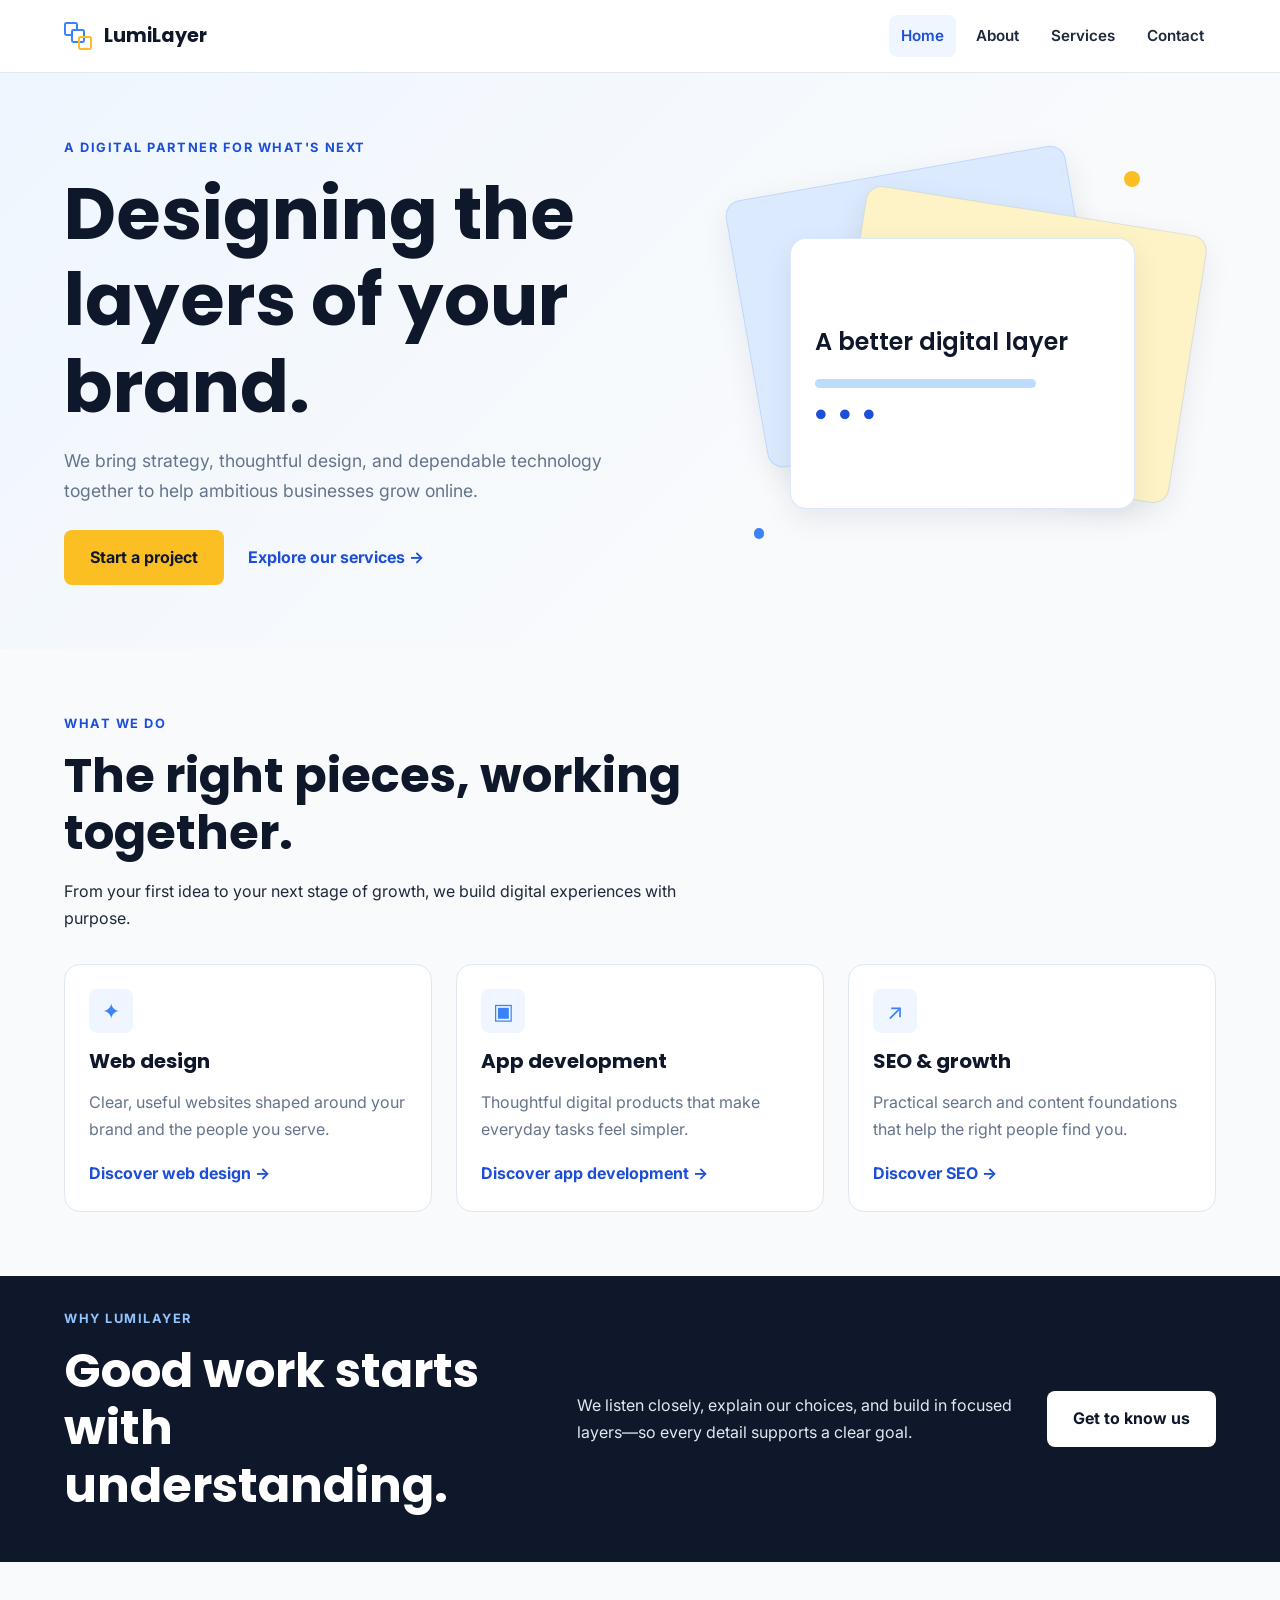
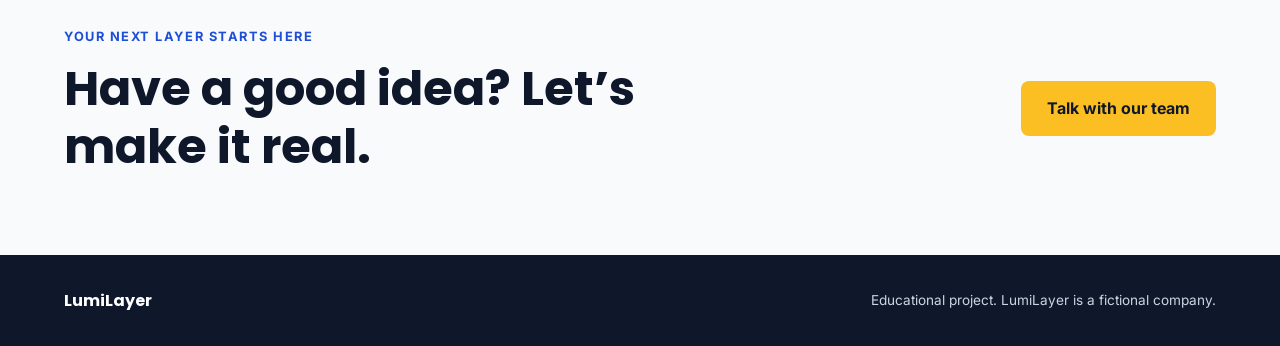
<file: index.html>
<!doctype html>
<html lang="en">
<head>
  <meta charset="utf-8">
  <meta name="viewport" content="width=device-width, initial-scale=1">
  <meta name="description" content="LumiLayer helps brands grow through thoughtful web design, app development, and SEO.">
  <title>LumiLayer | Design the layers of your brand</title>
  <link rel="preconnect" href="https://fonts.googleapis.com">
  <link rel="preconnect" href="https://fonts.gstatic.com" crossorigin>
  <link href="https://fonts.googleapis.com/css2?family=Inter:wght@400;500;600;700&family=Poppins:wght@500;600;700&display=swap" rel="stylesheet">
  <link rel="stylesheet" href="css/style.css">
</head>
<body>
  <header class="site-header">
    <div class="container site-header__inner">
      <a class="brand" href="index.html" aria-label="LumiLayer home">
        <span class="brand__mark" aria-hidden="true"><span></span></span>
        <span>LumiLayer</span>
      </a>
      <button class="menu-toggle" type="button" aria-expanded="false" aria-controls="main-navigation" aria-label="Open navigation menu">
        <span class="menu-toggle__icon" aria-hidden="true">☰</span>
      </button>
      <nav class="site-nav" id="main-navigation" aria-label="Main navigation">
        <ul class="site-nav__list">
          <li><a class="site-nav__link" href="index.html" aria-current="page">Home</a></li>
          <li><a class="site-nav__link" href="about.html">About</a></li>
          <li><a class="site-nav__link" href="services.html">Services</a></li>
          <li><a class="site-nav__link" href="contact.html">Contact</a></li>
        </ul>
      </nav>
    </div>
  </header>

  <main>
    <section class="home-hero">
      <div class="container home-hero__inner">
        <div class="home-hero__content">
          <p class="eyebrow">A digital partner for what's next</p>
          <h1>Designing the layers of your brand.</h1>
          <p class="home-hero__text">We bring strategy, thoughtful design, and dependable technology together to help ambitious businesses grow online.</p>
          <div class="home-hero__actions">
            <a class="button button--primary" href="contact.html">Start a project</a>
            <a class="text-link" href="services.html">Explore our services <span aria-hidden="true">→</span></a>
          </div>
        </div>
        <div class="home-hero__visual" aria-hidden="true">
          <div class="hero-art hero-art--back"></div>
          <div class="hero-art hero-art--middle"></div>
          <div class="hero-art hero-art--front">
            <span class="hero-art__label">A better digital layer</span>
            <span class="hero-art__line"></span>
            <span class="hero-art__dots">● &nbsp; ● &nbsp; ●</span>
          </div>
          <span class="hero-orbit hero-orbit--one"></span>
          <span class="hero-orbit hero-orbit--two"></span>
        </div>
      </div>
    </section>

    <section class="section home-services" aria-labelledby="home-services-title">
      <div class="container">
        <div class="section__intro">
          <p class="eyebrow">What we do</p>
          <h2 id="home-services-title">The right pieces, working together.</h2>
          <p>From your first idea to your next stage of growth, we build digital experiences with purpose.</p>
        </div>
        <div class="service-preview-grid">
          <article class="service-card">
            <span class="service-card__icon" aria-hidden="true">✦</span>
            <h3>Web design</h3>
            <p>Clear, useful websites shaped around your brand and the people you serve.</p>
            <a class="text-link" href="services.html">Discover web design <span aria-hidden="true">→</span></a>
          </article>
          <article class="service-card">
            <span class="service-card__icon" aria-hidden="true">▣</span>
            <h3>App development</h3>
            <p>Thoughtful digital products that make everyday tasks feel simpler.</p>
            <a class="text-link" href="services.html">Discover app development <span aria-hidden="true">→</span></a>
          </article>
          <article class="service-card">
            <span class="service-card__icon" aria-hidden="true">↗</span>
            <h3>SEO &amp; growth</h3>
            <p>Practical search and content foundations that help the right people find you.</p>
            <a class="text-link" href="services.html">Discover SEO <span aria-hidden="true">→</span></a>
          </article>
        </div>
      </div>
    </section>

    <section class="why-strip" aria-labelledby="why-title">
      <div class="container why-strip__inner">
        <div>
          <p class="eyebrow">Why LumiLayer</p>
          <h2 id="why-title">Good work starts with understanding.</h2>
        </div>
        <p>We listen closely, explain our choices, and build in focused layers—so every detail supports a clear goal.</p>
        <a class="button button--light" href="about.html">Get to know us</a>
      </div>
    </section>

    <section class="section home-cta">
      <div class="container home-cta__inner">
        <div>
          <p class="eyebrow">Your next layer starts here</p>
          <h2>Have a good idea? Let’s make it real.</h2>
        </div>
        <a class="button button--primary" href="contact.html">Talk with our team</a>
      </div>
    </section>
  </main>

  <footer class="site-footer">
    <div class="container site-footer__inner">
      <span class="site-footer__brand">LumiLayer</span>
      <p class="site-footer__disclaimer">Educational project. LumiLayer is a fictional company.</p>
    </div>
  </footer>
  <script src="js/main.js" defer></script>
</body>
</html>
</file>
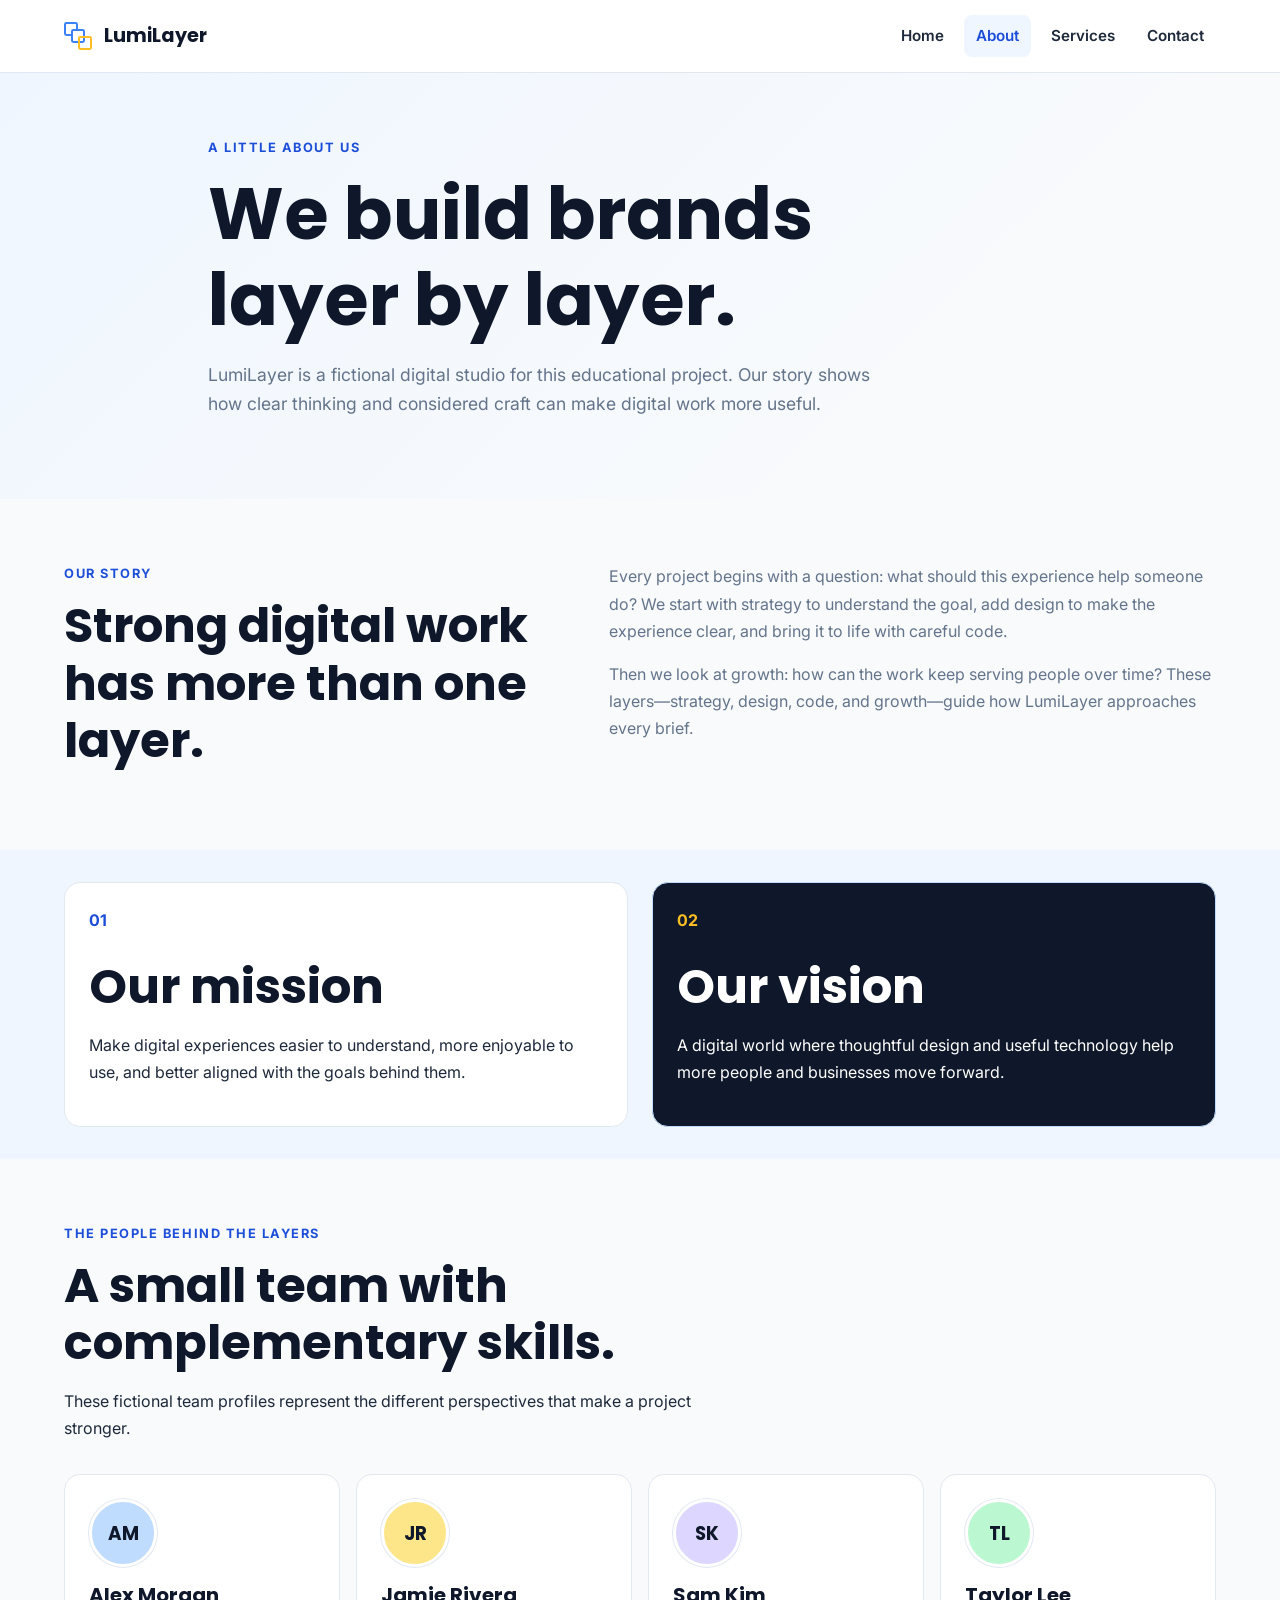
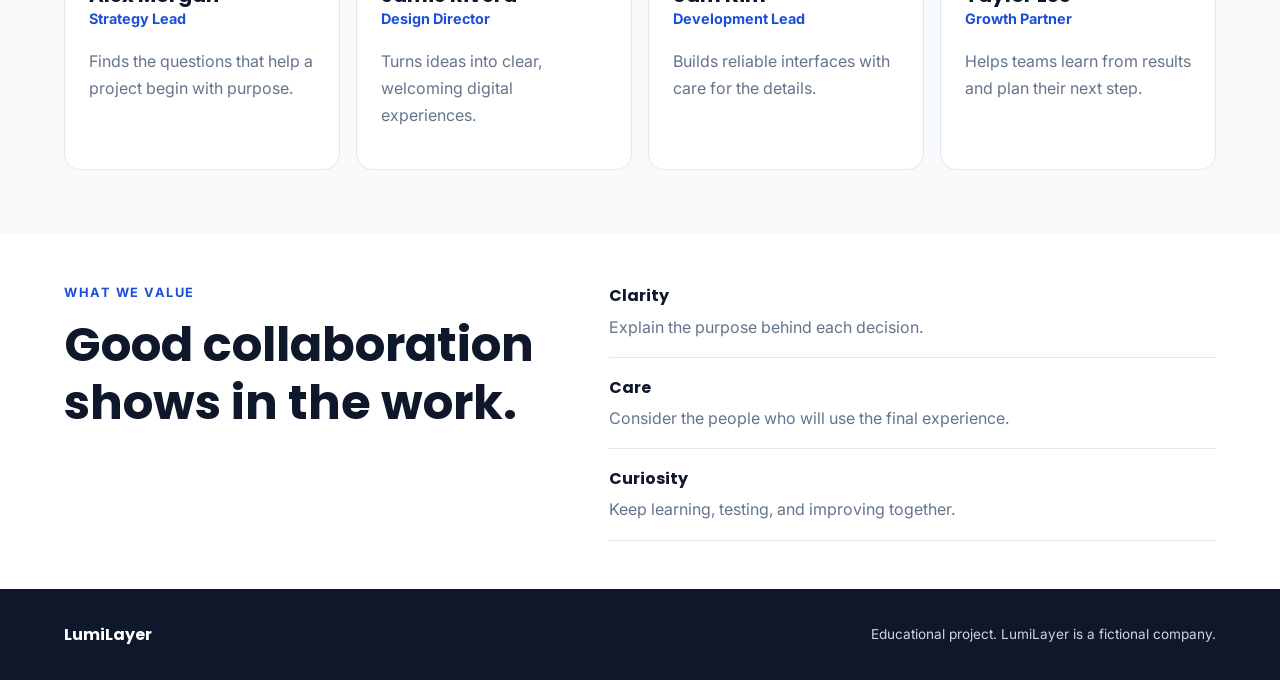
<file: about.html>
<!doctype html>
<html lang="en">
<head>
  <meta charset="utf-8">
  <meta name="viewport" content="width=device-width, initial-scale=1">
  <meta name="description" content="Meet LumiLayer and learn how strategy, design, code, and growth shape our work.">
  <title>About | LumiLayer</title>
  <link rel="preconnect" href="https://fonts.googleapis.com">
  <link rel="preconnect" href="https://fonts.gstatic.com" crossorigin>
  <link href="https://fonts.googleapis.com/css2?family=Inter:wght@400;500;600;700&family=Poppins:wght@500;600;700&display=swap" rel="stylesheet">
  <link rel="stylesheet" href="css/style.css">
</head>
<body>
  <header class="site-header">
    <div class="container site-header__inner">
      <a class="brand" href="index.html" aria-label="LumiLayer home">
        <span class="brand__mark" aria-hidden="true"><span></span></span>
        <span>LumiLayer</span>
      </a>
      <button class="menu-toggle" type="button" aria-expanded="false" aria-controls="main-navigation" aria-label="Open navigation menu">
        <span class="menu-toggle__icon" aria-hidden="true">☰</span>
      </button>
      <nav class="site-nav" id="main-navigation" aria-label="Main navigation">
        <ul class="site-nav__list">
          <li><a class="site-nav__link" href="index.html">Home</a></li>
          <li><a class="site-nav__link" href="about.html" aria-current="page">About</a></li>
          <li><a class="site-nav__link" href="services.html">Services</a></li>
          <li><a class="site-nav__link" href="contact.html">Contact</a></li>
        </ul>
      </nav>
    </div>
  </header>

  <main>
    <section class="page-hero">
      <div class="container page-hero__inner">
        <p class="eyebrow">A little about us</p>
        <h1>We build brands layer by layer.</h1>
        <p>LumiLayer is a fictional digital studio for this educational project. Our story shows how clear thinking and considered craft can make digital work more useful.</p>
      </div>
    </section>

    <section class="section story-section">
      <div class="container story-grid">
        <div>
          <p class="eyebrow">Our story</p>
          <h2>Strong digital work has more than one layer.</h2>
        </div>
        <div class="story-copy">
          <p>Every project begins with a question: what should this experience help someone do? We start with strategy to understand the goal, add design to make the experience clear, and bring it to life with careful code.</p>
          <p>Then we look at growth: how can the work keep serving people over time? These layers—strategy, design, code, and growth—guide how LumiLayer approaches every brief.</p>
        </div>
      </div>
    </section>

    <section class="purpose-section" aria-label="Our mission and vision">
      <div class="container purpose-grid">
        <article class="purpose-card">
          <span class="purpose-card__number" aria-hidden="true">01</span>
          <h2>Our mission</h2>
          <p>Make digital experiences easier to understand, more enjoyable to use, and better aligned with the goals behind them.</p>
        </article>
        <article class="purpose-card purpose-card--accent">
          <span class="purpose-card__number" aria-hidden="true">02</span>
          <h2>Our vision</h2>
          <p>A digital world where thoughtful design and useful technology help more people and businesses move forward.</p>
        </article>
      </div>
    </section>

    <section class="section team-section" aria-labelledby="team-title">
      <div class="container">
        <div class="section__intro">
          <p class="eyebrow">The people behind the layers</p>
          <h2 id="team-title">A small team with complementary skills.</h2>
          <p>These fictional team profiles represent the different perspectives that make a project stronger.</p>
        </div>
        <div class="team-grid">
          <article class="team-card">
            <div class="team-avatar team-avatar--blue" aria-hidden="true">AM</div>
            <h3>Alex Morgan</h3>
            <p class="team-card__role">Strategy Lead</p>
            <p>Finds the questions that help a project begin with purpose.</p>
          </article>
          <article class="team-card">
            <div class="team-avatar team-avatar--yellow" aria-hidden="true">JR</div>
            <h3>Jamie Rivera</h3>
            <p class="team-card__role">Design Director</p>
            <p>Turns ideas into clear, welcoming digital experiences.</p>
          </article>
          <article class="team-card">
            <div class="team-avatar team-avatar--lavender" aria-hidden="true">SK</div>
            <h3>Sam Kim</h3>
            <p class="team-card__role">Development Lead</p>
            <p>Builds reliable interfaces with care for the details.</p>
          </article>
          <article class="team-card">
            <div class="team-avatar team-avatar--green" aria-hidden="true">TL</div>
            <h3>Taylor Lee</h3>
            <p class="team-card__role">Growth Partner</p>
            <p>Helps teams learn from results and plan their next step.</p>
          </article>
        </div>
      </div>
    </section>

    <section class="values-section">
      <div class="container values-grid">
        <div>
          <p class="eyebrow">What we value</p>
          <h2>Good collaboration shows in the work.</h2>
        </div>
        <ul class="values-list">
          <li><strong>Clarity</strong><span>Explain the purpose behind each decision.</span></li>
          <li><strong>Care</strong><span>Consider the people who will use the final experience.</span></li>
          <li><strong>Curiosity</strong><span>Keep learning, testing, and improving together.</span></li>
        </ul>
      </div>
    </section>
  </main>

  <footer class="site-footer">
    <div class="container site-footer__inner">
      <span class="site-footer__brand">LumiLayer</span>
      <p class="site-footer__disclaimer">Educational project. LumiLayer is a fictional company.</p>
    </div>
  </footer>
  <script src="js/main.js" defer></script>
</body>
</html>
</file>
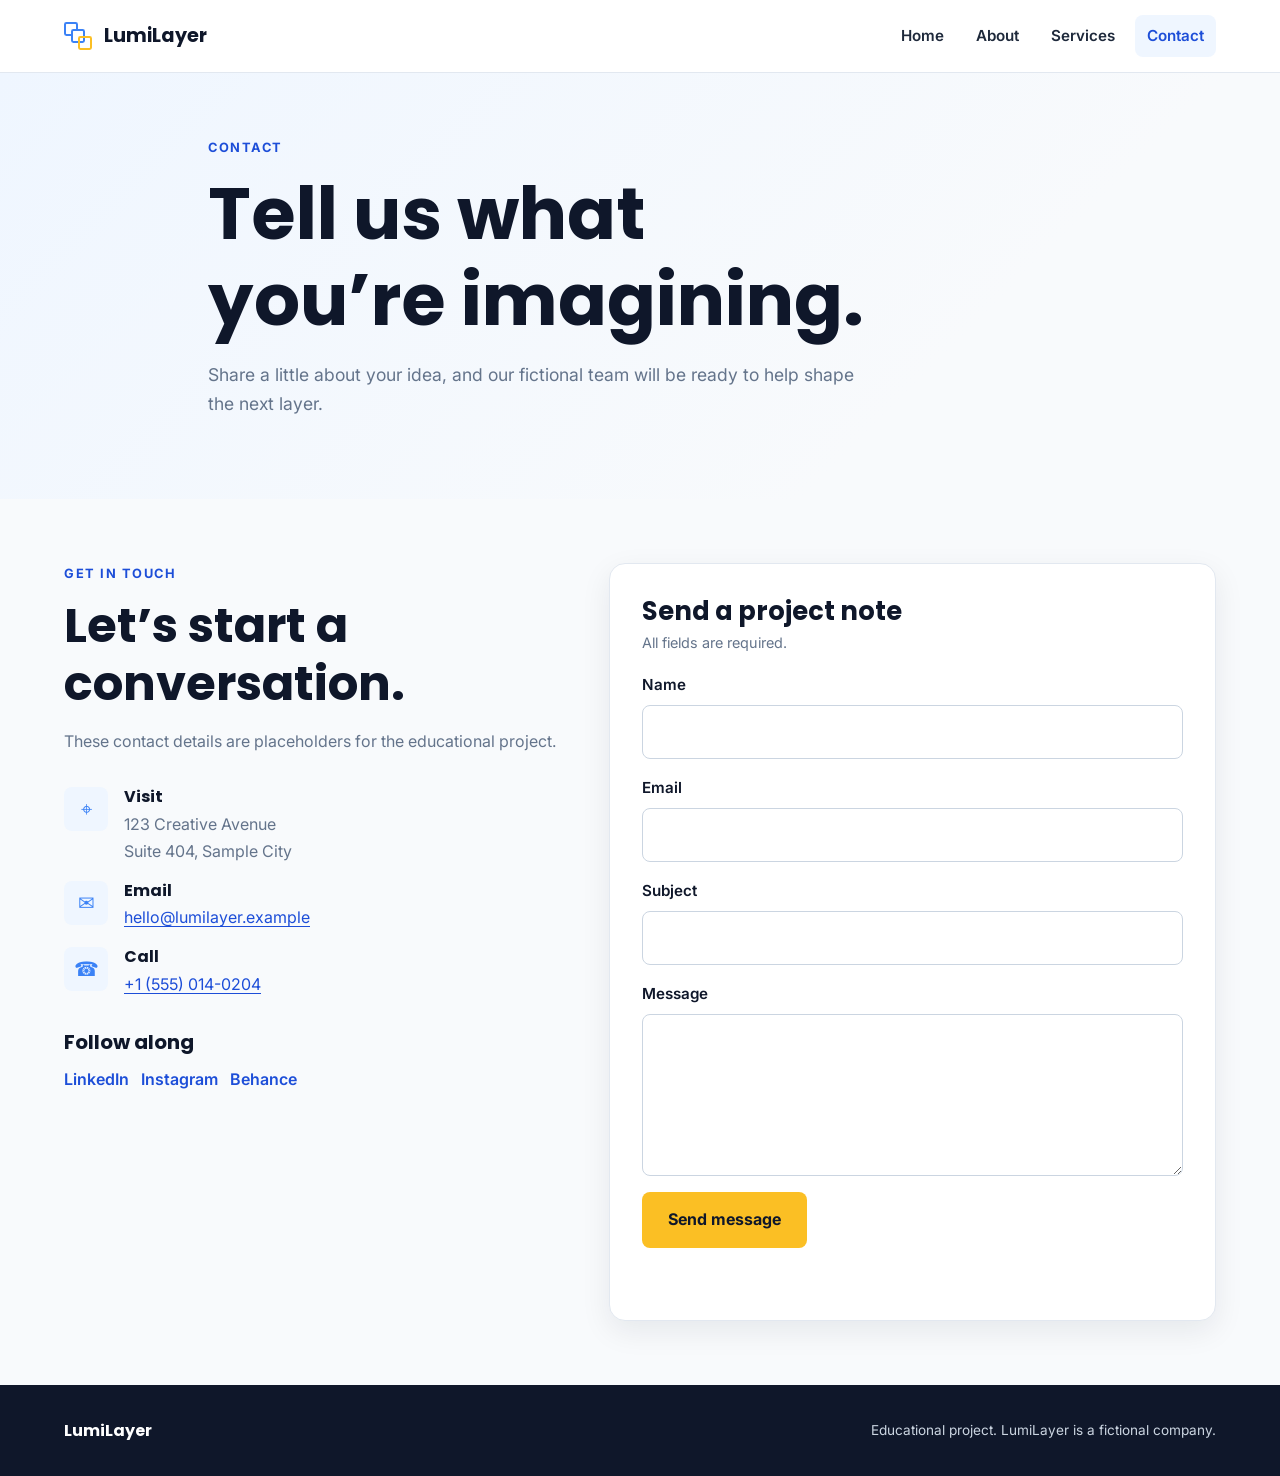
<file: contact.html>
<!doctype html>
<html lang="en">
<head>
  <meta charset="utf-8">
  <meta name="viewport" content="width=device-width, initial-scale=1">
  <meta name="description" content="Contact LumiLayer about a fictional web design, app development, or digital growth project.">
  <title>Contact | LumiLayer</title>
  <link rel="preconnect" href="https://fonts.googleapis.com">
  <link rel="preconnect" href="https://fonts.gstatic.com" crossorigin>
  <link href="https://fonts.googleapis.com/css2?family=Inter:wght@400;500;600;700&family=Poppins:wght@500;600;700&display=swap" rel="stylesheet">
  <link rel="stylesheet" href="css/style.css">
</head>
<body>
  <header class="site-header">
    <div class="container site-header__inner">
      <a class="brand" href="index.html" aria-label="LumiLayer home">
        <span class="brand__mark" aria-hidden="true"><span></span></span>
        <span>LumiLayer</span>
      </a>
      <button class="menu-toggle" type="button" aria-expanded="false" aria-controls="main-navigation" aria-label="Open navigation menu">
        <span class="menu-toggle__icon" aria-hidden="true">☰</span>
      </button>
      <nav class="site-nav" id="main-navigation" aria-label="Main navigation">
        <ul class="site-nav__list">
          <li><a class="site-nav__link" href="index.html">Home</a></li>
          <li><a class="site-nav__link" href="about.html">About</a></li>
          <li><a class="site-nav__link" href="services.html">Services</a></li>
          <li><a class="site-nav__link" href="contact.html" aria-current="page">Contact</a></li>
        </ul>
      </nav>
    </div>
  </header>

  <main>
    <section class="page-hero">
      <div class="container page-hero__inner">
        <p class="eyebrow">Contact</p>
        <h1>Tell us what you’re imagining.</h1>
        <p>Share a little about your idea, and our fictional team will be ready to help shape the next layer.</p>
      </div>
    </section>

    <section class="section contact-section" aria-labelledby="contact-form-title">
      <div class="container contact-layout">
        <div class="contact-details">
          <p class="eyebrow">Get in touch</p>
          <h2>Let’s start a conversation.</h2>
          <p>These contact details are placeholders for the educational project.</p>

          <address class="contact-list">
            <div class="contact-item">
              <span class="contact-item__icon" aria-hidden="true">⌖</span>
              <div><h3>Visit</h3><p>123 Creative Avenue<br>Suite 404, Sample City</p></div>
            </div>
            <div class="contact-item">
              <span class="contact-item__icon" aria-hidden="true">✉</span>
              <div><h3>Email</h3><p><a href="mailto:hello@lumilayer.example">hello@lumilayer.example</a></p></div>
            </div>
            <div class="contact-item">
              <span class="contact-item__icon" aria-hidden="true">☎</span>
              <div><h3>Call</h3><p><a href="tel:+15550140204">+1 (555) 014-0204</a></p></div>
            </div>
          </address>

          <div class="social-block">
            <h3>Follow along</h3>
            <ul class="social-links">
              <li><a href="https://www.linkedin.com/" target="_blank" rel="noopener noreferrer">LinkedIn<span class="visually-hidden"> (opens in a new tab)</span></a></li>
              <li><a href="https://www.instagram.com/" target="_blank" rel="noopener noreferrer">Instagram<span class="visually-hidden"> (opens in a new tab)</span></a></li>
              <li><a href="https://www.behance.net/" target="_blank" rel="noopener noreferrer">Behance<span class="visually-hidden"> (opens in a new tab)</span></a></li>
            </ul>
          </div>
        </div>

        <form class="contact-form" id="contact-form" action="#" method="post" novalidate>
          <h2 id="contact-form-title">Send a project note</h2>
          <p class="contact-form__hint">All fields are required.</p>
          <div class="form-field">
            <label for="name">Name</label>
            <input id="name" name="name" type="text" autocomplete="name" required>
          </div>
          <div class="form-field">
            <label for="email">Email</label>
            <input id="email" name="email" type="email" autocomplete="email" required>
          </div>
          <div class="form-field">
            <label for="subject">Subject</label>
            <input id="subject" name="subject" type="text" required>
          </div>
          <div class="form-field">
            <label for="message">Message</label>
            <textarea id="message" name="message" rows="5" required></textarea>
          </div>
          <button class="button button--primary" type="submit">Send message</button>
          <p class="form-status" id="form-status" role="status" aria-live="polite"></p>
        </form>
      </div>
    </section>
  </main>

  <footer class="site-footer">
    <div class="container site-footer__inner">
      <span class="site-footer__brand">LumiLayer</span>
      <p class="site-footer__disclaimer">Educational project. LumiLayer is a fictional company.</p>
    </div>
  </footer>
  <script src="js/main.js" defer></script>
</body>
</html>
</file>
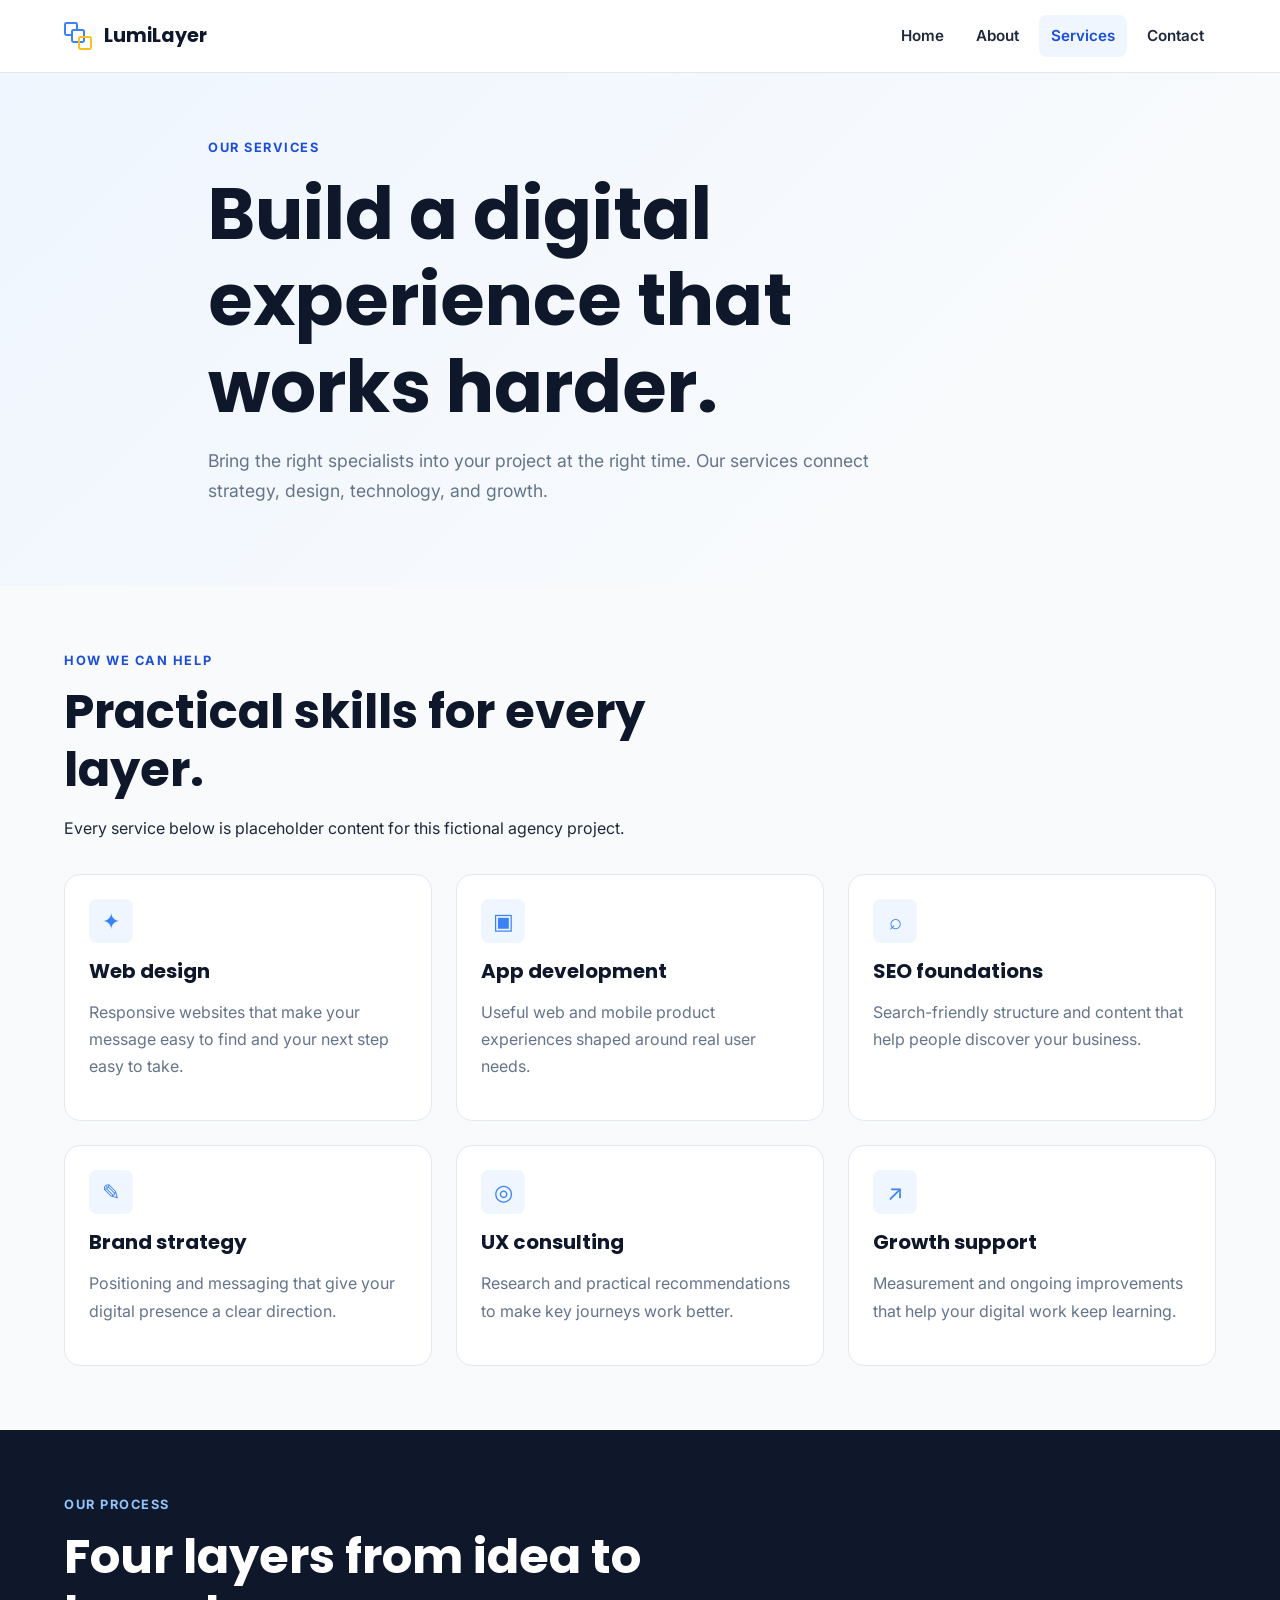
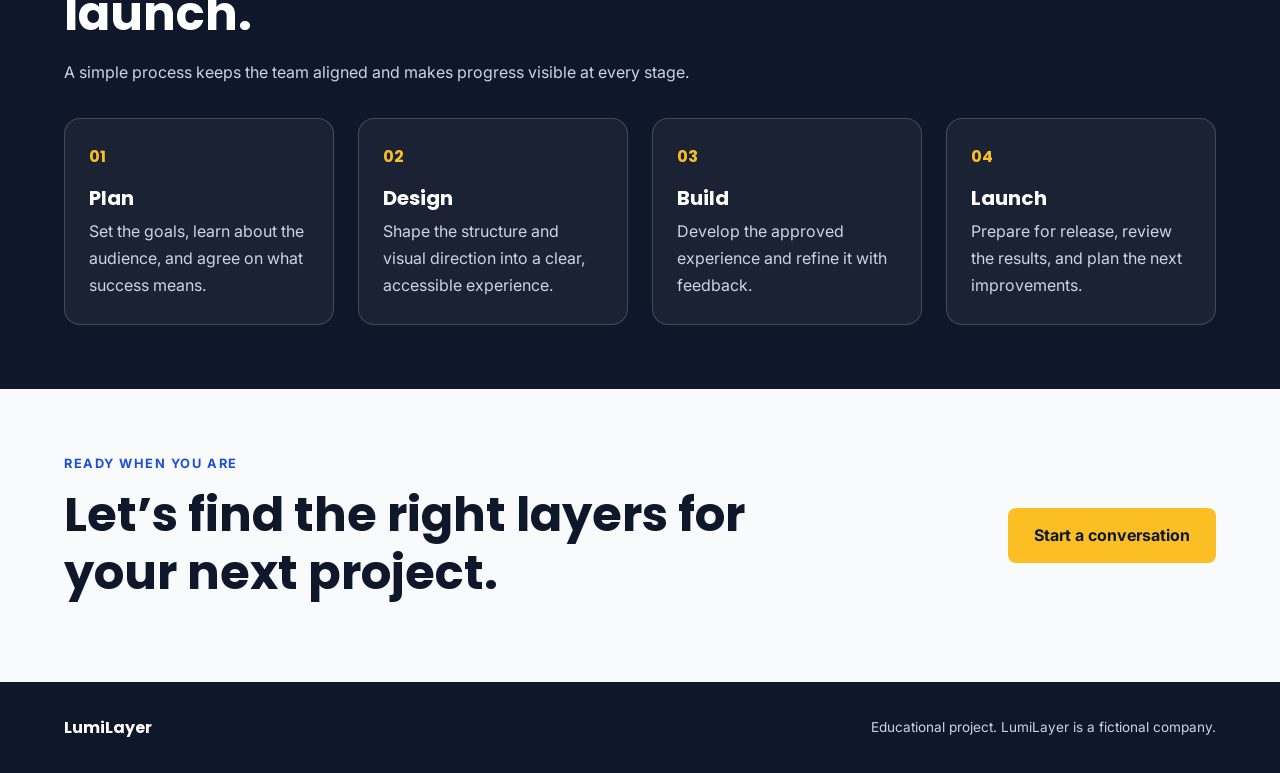
<file: services.html>
<!doctype html>
<html lang="en">
<head>
  <meta charset="utf-8">
  <meta name="viewport" content="width=device-width, initial-scale=1">
  <meta name="description" content="Explore LumiLayer's fictional web design, app development, SEO, and digital services.">
  <title>Services | LumiLayer</title>
  <link rel="preconnect" href="https://fonts.googleapis.com">
  <link rel="preconnect" href="https://fonts.gstatic.com" crossorigin>
  <link href="https://fonts.googleapis.com/css2?family=Inter:wght@400;500;600;700&family=Poppins:wght@500;600;700&display=swap" rel="stylesheet">
  <link rel="stylesheet" href="css/style.css">
</head>
<body>
  <header class="site-header">
    <div class="container site-header__inner">
      <a class="brand" href="index.html" aria-label="LumiLayer home">
        <span class="brand__mark" aria-hidden="true"><span></span></span>
        <span>LumiLayer</span>
      </a>
      <button class="menu-toggle" type="button" aria-expanded="false" aria-controls="main-navigation" aria-label="Open navigation menu">
        <span class="menu-toggle__icon" aria-hidden="true">☰</span>
      </button>
      <nav class="site-nav" id="main-navigation" aria-label="Main navigation">
        <ul class="site-nav__list">
          <li><a class="site-nav__link" href="index.html">Home</a></li>
          <li><a class="site-nav__link" href="about.html">About</a></li>
          <li><a class="site-nav__link" href="services.html" aria-current="page">Services</a></li>
          <li><a class="site-nav__link" href="contact.html">Contact</a></li>
        </ul>
      </nav>
    </div>
  </header>

  <main>
    <section class="page-hero">
      <div class="container page-hero__inner">
        <p class="eyebrow">Our services</p>
        <h1>Build a digital experience that works harder.</h1>
        <p>Bring the right specialists into your project at the right time. Our services connect strategy, design, technology, and growth.</p>
      </div>
    </section>

    <section class="section" aria-labelledby="services-title">
      <div class="container">
        <div class="section__intro">
          <p class="eyebrow">How we can help</p>
          <h2 id="services-title">Practical skills for every layer.</h2>
          <p>Every service below is placeholder content for this fictional agency project.</p>
        </div>
        <div class="services-grid">
          <article class="service-card">
            <span class="service-card__icon" aria-hidden="true">✦</span>
            <h3>Web design</h3>
            <p>Responsive websites that make your message easy to find and your next step easy to take.</p>
          </article>
          <article class="service-card">
            <span class="service-card__icon" aria-hidden="true">▣</span>
            <h3>App development</h3>
            <p>Useful web and mobile product experiences shaped around real user needs.</p>
          </article>
          <article class="service-card">
            <span class="service-card__icon" aria-hidden="true">⌕</span>
            <h3>SEO foundations</h3>
            <p>Search-friendly structure and content that help people discover your business.</p>
          </article>
          <article class="service-card">
            <span class="service-card__icon" aria-hidden="true">✎</span>
            <h3>Brand strategy</h3>
            <p>Positioning and messaging that give your digital presence a clear direction.</p>
          </article>
          <article class="service-card">
            <span class="service-card__icon" aria-hidden="true">◎</span>
            <h3>UX consulting</h3>
            <p>Research and practical recommendations to make key journeys work better.</p>
          </article>
          <article class="service-card">
            <span class="service-card__icon" aria-hidden="true">↗</span>
            <h3>Growth support</h3>
            <p>Measurement and ongoing improvements that help your digital work keep learning.</p>
          </article>
        </div>
      </div>
    </section>

    <section class="process-section" aria-labelledby="process-title">
      <div class="container">
        <div class="section__intro">
          <p class="eyebrow">Our process</p>
          <h2 id="process-title">Four layers from idea to launch.</h2>
          <p>A simple process keeps the team aligned and makes progress visible at every stage.</p>
        </div>
        <ol class="process-list">
          <li class="process-step">
            <span class="process-step__number">01</span>
            <div><h3>Plan</h3><p>Set the goals, learn about the audience, and agree on what success means.</p></div>
          </li>
          <li class="process-step">
            <span class="process-step__number">02</span>
            <div><h3>Design</h3><p>Shape the structure and visual direction into a clear, accessible experience.</p></div>
          </li>
          <li class="process-step">
            <span class="process-step__number">03</span>
            <div><h3>Build</h3><p>Develop the approved experience and refine it with feedback.</p></div>
          </li>
          <li class="process-step">
            <span class="process-step__number">04</span>
            <div><h3>Launch</h3><p>Prepare for release, review the results, and plan the next improvements.</p></div>
          </li>
        </ol>
      </div>
    </section>

    <section class="section services-cta">
      <div class="container services-cta__inner">
        <div><p class="eyebrow">Ready when you are</p><h2>Let’s find the right layers for your next project.</h2></div>
        <a class="button button--primary" href="contact.html">Start a conversation</a>
      </div>
    </section>
  </main>

  <footer class="site-footer">
    <div class="container site-footer__inner">
      <span class="site-footer__brand">LumiLayer</span>
      <p class="site-footer__disclaimer">Educational project. LumiLayer is a fictional company.</p>
    </div>
  </footer>
  <script src="js/main.js" defer></script>
</body>
</html>
</file>
<file: css/style.css>
/* LumiLayer shared styles
   The variables below keep colors and spacing consistent across pages. */
:root {
  --color-primary: #0F172A;
  --color-accent: #3B82F6;
  --color-accent-text: #1D4ED8;
  --color-highlight: #FBBF24;
  --color-bg: #F8FAFC;
  --color-text: #1E293B;
  --color-muted: #64748B;
  --color-surface: #FFFFFF;
  --color-border: #E2E8F0;

  --font-heading: "Poppins", sans-serif;
  --font-body: "Inter", sans-serif;

  --space-1: 0.25rem;
  --space-2: 0.5rem;
  --space-3: 0.75rem;
  --space-4: 1rem;
  --space-6: 1.5rem;
  --space-8: 2rem;
  --space-12: 3rem;
  --space-16: 4rem;

  --content-width: 72rem;
  --radius-small: 0.5rem;
  --radius-large: 1rem;
  --shadow-soft: 0 10px 30px rgb(15 23 42 / 8%);
  --transition-fast: 180ms ease;
}

/* A small reset makes sizing predictable in every browser. */
*,
*::before,
*::after {
  box-sizing: border-box;
}

html {
  scroll-behavior: smooth;
}

body {
  min-width: 320px;
  margin: 0;
  background: var(--color-bg);
  color: var(--color-text);
  font-family: var(--font-body);
  font-size: 1rem;
  line-height: 1.7;
}

img,
svg {
  display: block;
  max-width: 100%;
}

button,
input,
textarea {
  font: inherit;
}

a {
  color: inherit;
}

:focus-visible {
  outline: 3px solid var(--color-highlight);
  outline-offset: 3px;
}

::selection {
  background: var(--color-highlight);
  color: var(--color-primary);
}

h1,
h2,
h3,
h4 {
  margin: 0 0 var(--space-4);
  color: var(--color-primary);
  font-family: var(--font-heading);
  line-height: 1.2;
}

h1 {
  font-size: clamp(2.25rem, 8vw, 4.5rem);
}

h2 {
  font-size: clamp(1.75rem, 5vw, 3rem);
}

h3 {
  font-size: 1.25rem;
}

p {
  margin: 0 0 var(--space-4);
}

/* Shared page width and section spacing. */
.container {
  width: min(100% - 2rem, var(--content-width));
  margin-inline: auto;
}

.section {
  padding-block: var(--space-12);
}

.section__intro {
  max-width: 42rem;
  margin-bottom: var(--space-8);
}

.eyebrow {
  margin-bottom: var(--space-3);
  color: var(--color-accent-text);
  font-size: 0.8rem;
  font-weight: 700;
  letter-spacing: 0.12em;
  text-transform: uppercase;
}

/* The wordmark uses overlapping CSS squares, so it needs no image file. */
.site-header {
  position: relative;
  z-index: 10;
  background: var(--color-surface);
  border-bottom: 1px solid var(--color-border);
}

.site-header__inner {
  display: flex;
  min-height: 4.5rem;
  align-items: center;
  justify-content: space-between;
  gap: var(--space-4);
}

.brand {
  display: inline-flex;
  align-items: center;
  gap: var(--space-3);
  color: var(--color-primary);
  font-family: var(--font-heading);
  font-size: 1.2rem;
  font-weight: 700;
  text-decoration: none;
}

.brand__mark {
  position: relative;
  width: 1.75rem;
  height: 1.75rem;
}

.brand__mark::before,
.brand__mark::after,
.brand__mark span {
  position: absolute;
  width: 0.85rem;
  height: 0.85rem;
  border: 2px solid var(--color-accent);
  border-radius: 0.15rem;
  content: "";
}

.brand__mark::before { top: 0; left: 0; }
.brand__mark span { top: 0.45rem; left: 0.45rem; background: var(--color-surface); }
.brand__mark::after { right: 0; bottom: 0; border-color: var(--color-highlight); }

.site-nav__list {
  display: flex;
  align-items: center;
  gap: var(--space-2);
  margin: 0;
  padding: 0;
  list-style: none;
}

.site-nav__link {
  display: inline-block;
  padding: var(--space-2) var(--space-3);
  border-radius: var(--radius-small);
  color: var(--color-text);
  font-size: 0.95rem;
  font-weight: 600;
  text-decoration: none;
  transition: background-color var(--transition-fast), color var(--transition-fast);
}

.site-nav__link:hover,
.site-nav__link[aria-current="page"] {
  background: #EFF6FF;
  color: var(--color-accent-text);
}

.menu-toggle {
  display: none;
  padding: var(--space-2);
  border: 1px solid var(--color-border);
  border-radius: var(--radius-small);
  background: var(--color-surface);
  color: var(--color-primary);
  cursor: pointer;
}

/* Shared footer includes the required educational-project note. */
.site-footer {
  padding-block: var(--space-8);
  background: var(--color-primary);
  color: #CBD5E1;
}

.site-footer__inner {
  display: flex;
  flex-direction: column;
  gap: var(--space-4);
}

.site-footer__brand {
  color: #FFFFFF;
  font-family: var(--font-heading);
  font-weight: 700;
}

.site-footer__disclaimer {
  margin: 0;
  color: #CBD5E1;
  font-size: 0.85rem;
}

@media (min-width: 48rem) {
  .section { padding-block: var(--space-16); }

  .site-footer__inner {
    flex-direction: row;
    align-items: center;
    justify-content: space-between;
  }
}

/* Home page: the hero layers echo the LumiLayer name without a stock image. */
.home-hero {
  overflow: hidden;
  padding-block: var(--space-12);
  background: linear-gradient(135deg, #EFF6FF 0%, var(--color-bg) 62%);
}

.home-hero__inner {
  display: grid;
  align-items: center;
  gap: var(--space-8);
}

.home-hero__content { max-width: 39rem; }
.home-hero__content h1 { max-width: 12ch; }
.home-hero__text { max-width: 34rem; color: var(--color-muted); font-size: 1.1rem; }

.home-hero__actions {
  display: flex;
  flex-wrap: wrap;
  align-items: center;
  gap: var(--space-4) var(--space-6);
  margin-top: var(--space-6);
}

.button {
  display: inline-flex;
  min-height: 3rem;
  align-items: center;
  justify-content: center;
  padding: var(--space-3) var(--space-6);
  border: 2px solid transparent;
  border-radius: var(--radius-small);
  font-weight: 700;
  text-align: center;
  text-decoration: none;
  transition: transform var(--transition-fast), background-color var(--transition-fast), box-shadow var(--transition-fast);
}

.button:hover { transform: translateY(-2px); box-shadow: var(--shadow-soft); }
.button--primary { background: var(--color-highlight); color: var(--color-primary); }
.button--primary:hover { background: #FCD34D; }
.button--light { background: var(--color-surface); color: var(--color-primary); }
.text-link { color: var(--color-accent-text); font-weight: 700; text-decoration: none; }
.text-link:hover { text-decoration: underline; text-underline-offset: 0.2em; }

.home-hero__visual {
  position: relative;
  min-height: 17rem;
  max-width: 32rem;
  margin-inline: auto;
  aspect-ratio: 1.2;
}

.hero-art {
  position: absolute;
  width: 68%;
  height: 64%;
  border: 1px solid rgb(59 130 246 / 18%);
  border-radius: var(--radius-large);
  box-shadow: var(--shadow-soft);
}

.hero-art--back { top: 5%; left: 7%; transform: rotate(-10deg); background: #DBEAFE; }
.hero-art--middle { top: 14%; right: 5%; transform: rotate(9deg); background: #FEF3C7; }
.hero-art--front {
  top: 21%; left: 16%;
  display: flex;
  flex-direction: column;
  justify-content: center;
  gap: var(--space-4);
  padding: var(--space-6);
  background: var(--color-surface);
  color: var(--color-primary);
}

.hero-art__label { font-family: var(--font-heading); font-size: clamp(1rem, 3vw, 1.5rem); font-weight: 600; }
.hero-art__line { width: 75%; height: 0.55rem; border-radius: 1rem; background: #BFDBFE; }
.hero-art__dots { color: var(--color-accent-text); font-size: 0.8rem; }
.hero-orbit { position: absolute; width: 1rem; height: 1rem; border-radius: 50%; background: var(--color-highlight); }
.hero-orbit--one { top: 5%; right: 15%; }
.hero-orbit--two { bottom: 8%; left: 9%; width: 0.65rem; height: 0.65rem; background: var(--color-accent); }

.service-preview-grid {
  display: grid;
  grid-template-columns: 1fr;
  gap: var(--space-4);
}

.service-card {
  padding: var(--space-6);
  border: 1px solid var(--color-border);
  border-radius: var(--radius-large);
  background: var(--color-surface);
  transition: transform var(--transition-fast), box-shadow var(--transition-fast);
}

.service-card:hover { transform: translateY(-4px); box-shadow: var(--shadow-soft); }
.service-card p { color: var(--color-muted); }
.service-card__icon {
  display: grid;
  width: 2.75rem;
  height: 2.75rem;
  margin-bottom: var(--space-4);
  place-items: center;
  border-radius: var(--radius-small);
  background: #EFF6FF;
  color: var(--color-accent);
  font-size: 1.35rem;
}

.why-strip { padding-block: var(--space-8); background: var(--color-primary); color: #E2E8F0; }
.why-strip h2 { color: #FFFFFF; }
.why-strip .eyebrow { color: #93C5FD; }
.why-strip__inner { display: grid; gap: var(--space-4); align-items: center; }
.why-strip__inner p:not(.eyebrow) { margin: 0; }
.home-cta__inner { display: flex; flex-direction: column; align-items: flex-start; gap: var(--space-4); }
.home-cta h2 { max-width: 20ch; }

@media (min-width: 48rem) {
  .home-hero { padding-block: var(--space-16); }
  .home-hero__inner { grid-template-columns: 1.1fr 0.9fr; gap: var(--space-6); }
  .home-hero__visual { width: 100%; min-height: 22rem; }
  .service-preview-grid { grid-template-columns: repeat(3, 1fr); gap: var(--space-6); }
  .why-strip__inner { grid-template-columns: 1.1fr 1fr auto; gap: var(--space-8); }
  .home-cta__inner { flex-direction: row; align-items: center; justify-content: space-between; }
}

/* About page: each content block adds another part of the studio story. */
.page-hero {
  padding-block: var(--space-12);
  background: linear-gradient(135deg, #EFF6FF, #F8FAFC 72%);
}

.page-hero__inner { max-width: 54rem; }
.page-hero h1 { max-width: 14ch; }
.page-hero__inner > p:last-child { max-width: 42rem; color: var(--color-muted); font-size: 1.1rem; }
.story-grid, .purpose-grid, .values-grid { display: grid; gap: var(--space-6); }
.story-copy { max-width: 42rem; color: var(--color-muted); }
.story-copy p:last-child { margin-bottom: 0; }

.purpose-section { padding-block: var(--space-8); background: #EFF6FF; }
.purpose-card {
  padding: var(--space-6);
  border: 1px solid var(--color-border);
  border-radius: var(--radius-large);
  background: var(--color-surface);
}

.purpose-card--accent { border-color: #BFDBFE; background: var(--color-primary); }
.purpose-card--accent h2, .purpose-card--accent p { color: #FFFFFF; }
.purpose-card__number { display: block; margin-bottom: var(--space-6); color: var(--color-accent-text); font-weight: 700; }
.purpose-card--accent .purpose-card__number { color: var(--color-highlight); }

.team-grid { display: grid; grid-template-columns: 1fr; gap: var(--space-4); }
.team-card {
  padding: var(--space-6);
  border: 1px solid var(--color-border);
  border-radius: var(--radius-large);
  background: var(--color-surface);
}

.team-card p { color: var(--color-muted); }
.team-card__role { margin-top: calc(var(--space-4) * -1); color: var(--color-accent-text) !important; font-size: 0.9rem; font-weight: 700; }
.team-avatar {
  display: grid;
  width: 4.25rem;
  height: 4.25rem;
  margin-bottom: var(--space-4);
  place-items: center;
  border: 3px solid #FFFFFF;
  border-radius: 50%;
  box-shadow: 0 0 0 1px var(--color-border);
  color: var(--color-primary);
  font-family: var(--font-heading);
  font-size: 1.15rem;
  font-weight: 700;
}

.team-avatar--blue { background: #BFDBFE; }
.team-avatar--yellow { background: #FDE68A; }
.team-avatar--lavender { background: #DDD6FE; }
.team-avatar--green { background: #BBF7D0; }

.values-section { padding-block: var(--space-12); background: #FFFFFF; }
.values-list { display: grid; gap: var(--space-4); margin: 0; padding: 0; list-style: none; }
.values-list li { display: grid; gap: var(--space-1); padding-bottom: var(--space-4); border-bottom: 1px solid var(--color-border); }
.values-list strong { color: var(--color-primary); font-family: var(--font-heading); }
.values-list span { color: var(--color-muted); }

@media (min-width: 48rem) {
  .page-hero { padding-block: var(--space-16); }
  .story-grid { grid-template-columns: 0.9fr 1.1fr; gap: var(--space-12); }
  .purpose-grid { grid-template-columns: repeat(2, 1fr); gap: var(--space-6); }
  .team-grid { grid-template-columns: repeat(2, 1fr); }
  .values-grid { grid-template-columns: 0.9fr 1.1fr; gap: var(--space-12); }
}

@media (min-width: 64rem) {
  .team-grid { grid-template-columns: repeat(4, 1fr); }
}

/* Services page: cards describe the offer; numbered steps explain the process. */
.services-grid { display: grid; grid-template-columns: 1fr; gap: var(--space-4); }
.process-section { padding-block: var(--space-12); background: var(--color-primary); color: #E2E8F0; }
.process-section h2, .process-section h3 { color: #FFFFFF; }
.process-section .eyebrow { color: #93C5FD; }
.process-section .section__intro > p:last-child { color: #CBD5E1; }
.process-list { display: grid; gap: var(--space-4); margin: 0; padding: 0; list-style: none; counter-reset: process; }
.process-step {
  display: flex;
  gap: var(--space-4);
  padding: var(--space-6);
  border: 1px solid rgb(226 232 240 / 20%);
  border-radius: var(--radius-large);
  background: rgb(255 255 255 / 5%);
}

.process-step__number { flex: 0 0 auto; color: var(--color-highlight); font-family: var(--font-heading); font-weight: 700; }
.process-step h3 { margin-bottom: var(--space-2); }
.process-step p { margin: 0; color: #CBD5E1; }
.services-cta__inner { display: flex; flex-direction: column; align-items: flex-start; gap: var(--space-4); }
.services-cta h2 { max-width: 24ch; }

@media (min-width: 48rem) {
  .services-grid { grid-template-columns: repeat(2, 1fr); gap: var(--space-6); }
  .process-section { padding-block: var(--space-16); }
  .process-list { grid-template-columns: repeat(2, 1fr); gap: var(--space-6); }
  .services-cta__inner { flex-direction: row; align-items: center; justify-content: space-between; }
}

@media (min-width: 64rem) {
  .services-grid { grid-template-columns: repeat(3, 1fr); }
  .process-list { grid-template-columns: repeat(4, 1fr); }
  .process-step { flex-direction: column; }
}

/* Contact page: the form and contact details sit side by side on larger screens. */
.contact-layout { display: grid; gap: var(--space-8); align-items: start; }
.contact-details > p:not(.eyebrow) { color: var(--color-muted); }
.contact-list { display: grid; gap: var(--space-4); margin-block: var(--space-8); font-style: normal; }
.contact-item { display: flex; align-items: flex-start; gap: var(--space-4); }
.contact-item h3 { margin-bottom: var(--space-1); font-size: 1rem; }
.contact-item p { margin: 0; color: var(--color-muted); }
.contact-item a { color: var(--color-accent-text); text-decoration-thickness: 1px; text-underline-offset: 0.2em; }
.contact-item__icon {
  display: grid;
  flex: 0 0 2.75rem;
  width: 2.75rem;
  height: 2.75rem;
  place-items: center;
  border-radius: var(--radius-small);
  background: #EFF6FF;
  color: var(--color-accent);
  font-size: 1.25rem;
}

.social-block h3 { margin-bottom: var(--space-3); }
.social-links { display: flex; flex-wrap: wrap; gap: var(--space-3); margin: 0; padding: 0; list-style: none; }
.social-links a { color: var(--color-accent-text); font-weight: 600; text-decoration: none; }
.social-links a:hover { text-decoration: underline; text-underline-offset: 0.2em; }

.contact-form {
  padding: var(--space-6);
  border: 1px solid var(--color-border);
  border-radius: var(--radius-large);
  background: var(--color-surface);
  box-shadow: var(--shadow-soft);
}

.contact-form h2 { font-size: 1.6rem; }
.contact-form__hint { margin-top: calc(var(--space-3) * -1); color: var(--color-muted); font-size: 0.9rem; }
.form-field { display: grid; gap: var(--space-2); margin-bottom: var(--space-4); }
.form-field label { color: var(--color-primary); font-size: 0.95rem; font-weight: 600; }
.form-field input, .form-field textarea {
  width: 100%;
  padding: var(--space-3);
  border: 1px solid #CBD5E1;
  border-radius: var(--radius-small);
  background: #FFFFFF;
  color: var(--color-text);
  transition: border-color var(--transition-fast), box-shadow var(--transition-fast);
}

.form-field textarea { min-height: 8rem; resize: vertical; }
.form-field input:focus, .form-field textarea:focus { border-color: var(--color-accent); box-shadow: 0 0 0 3px rgb(59 130 246 / 15%); outline: none; }
.form-status { min-height: 1.5em; margin: var(--space-4) 0 0; color: #166534; font-weight: 600; }
.form-status--error { color: #B91C1C; }
.visually-hidden {
  position: absolute;
  width: 1px;
  height: 1px;
  overflow: hidden;
  clip: rect(0, 0, 0, 0);
  white-space: nowrap;
  clip-path: inset(50%);
}

@media (min-width: 48rem) {
  .contact-layout { grid-template-columns: 0.9fr 1.1fr; gap: var(--space-12); }
  .contact-form { padding: var(--space-8); }
}

/* On small screens, keep the header compact and reveal the links on request. */
@media (max-width: 47.99rem) {
  .site-header__inner { min-height: 4.25rem; }
  .menu-toggle { display: inline-grid; width: 2.75rem; height: 2.75rem; place-items: center; font-size: 1.25rem; }
  .site-nav { position: absolute; top: 100%; right: 0; left: 0; display: none; border-bottom: 1px solid var(--color-border); background: var(--color-surface); box-shadow: var(--shadow-soft); }
  .site-nav--open { display: block; }
  .site-nav__list { width: min(100% - 2rem, var(--content-width)); flex-direction: column; align-items: stretch; gap: var(--space-1); margin-inline: auto; padding-block: var(--space-3); }
  .site-nav__link { display: block; padding: var(--space-3); }
}

@media (prefers-reduced-motion: reduce) {
  *, *::before, *::after { scroll-behavior: auto !important; transition-duration: 0.01ms !important; }
}
</file>
